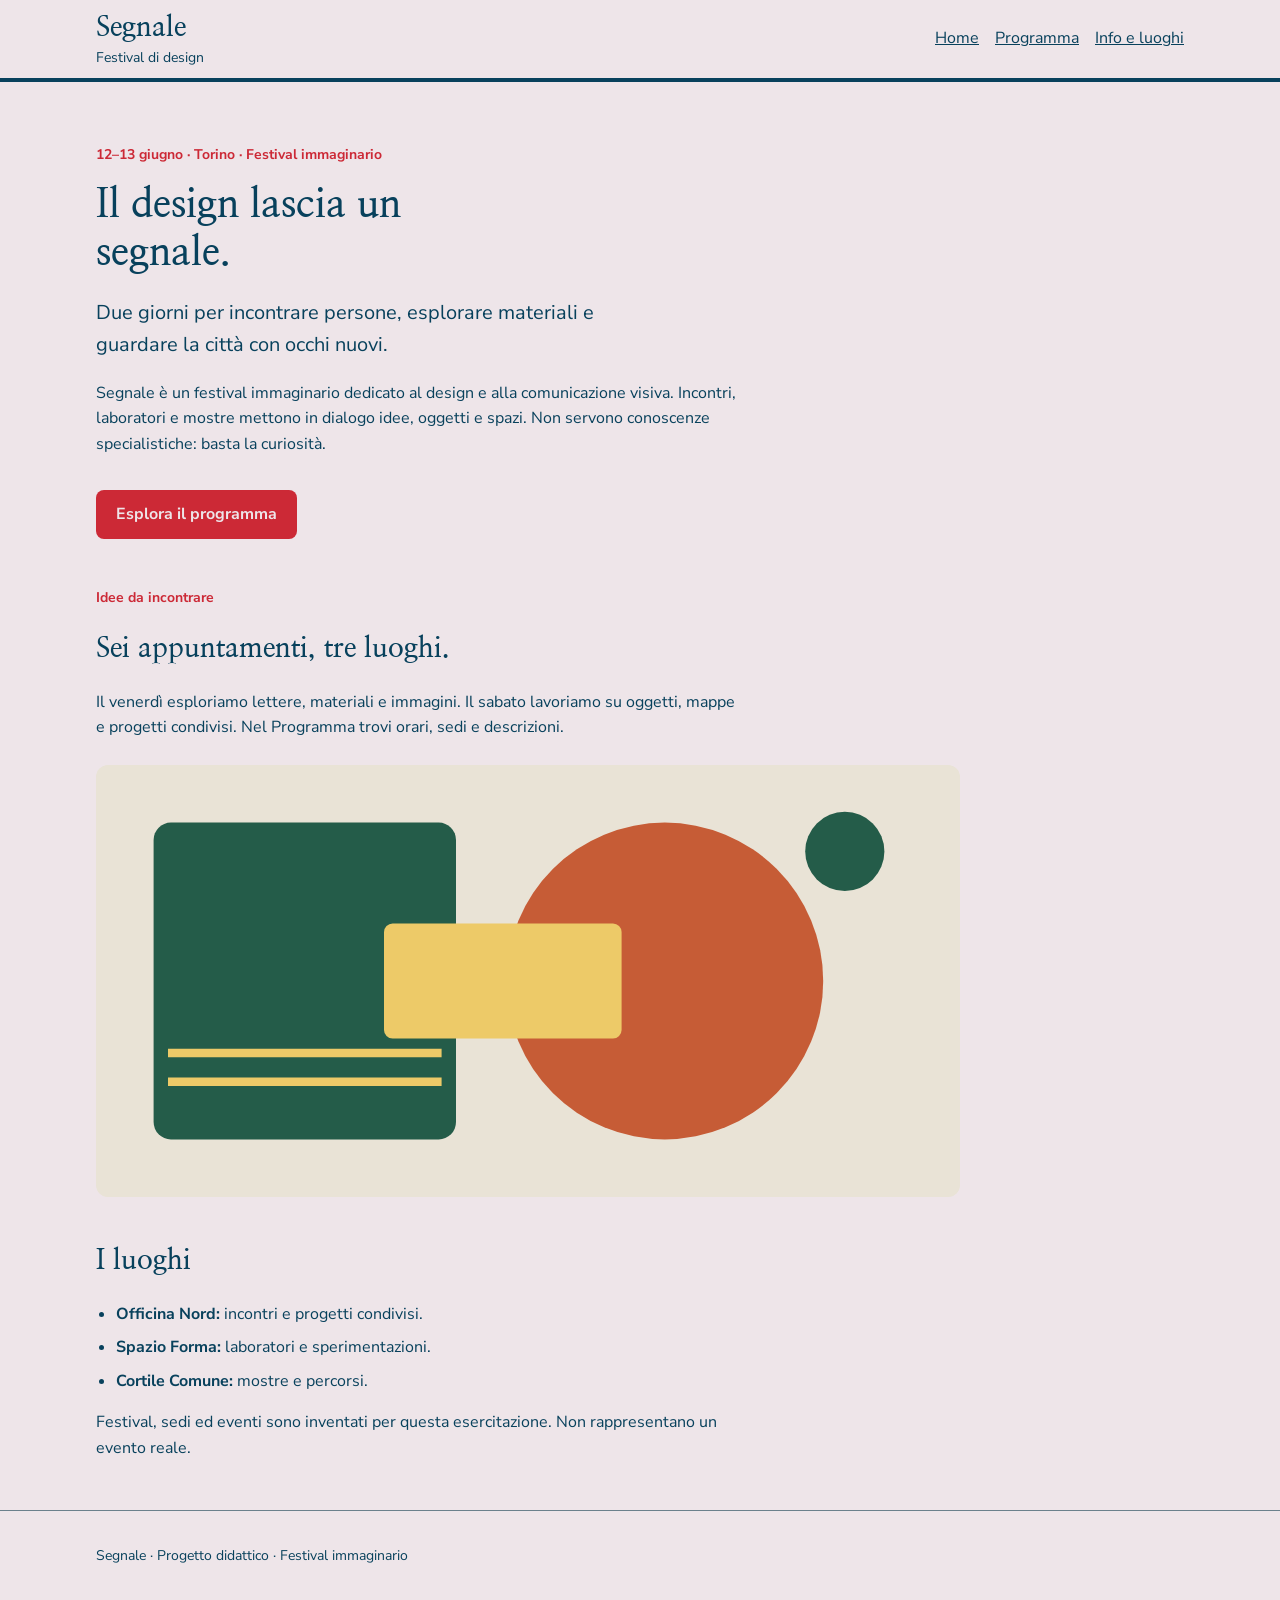
<file: index.html>
<!doctype html>
<html lang="it">
<head>
  <meta charset="utf-8">
  <meta name="viewport" content="width=device-width, initial-scale=1">
  <title>Segnale — Festival di design</title>
  <link rel="stylesheet" href="style.css">
  <link rel="preconnect" href="https://fonts.googleapis.com">
<link rel="preconnect" href="https://fonts.gstatic.com" crossorigin>
<link href="https://fonts.googleapis.com/css2?family=Nanum+Myeongjo:wght@400;700&family=Nunito+Sans:wght@400;700&display=swap" rel="stylesheet">

</head>
<body>
  <a class="skip-link" href="#contenuto">Vai al contenuto</a>
  <header class="site-header">
    <div class="container">
      <a class="brand" href="index.html">Segnale<span>Festival di design</span></a>
      <nav>
        <a href="index.html">Home</a>
        <a href="programma.html">Programma</a>
        <a href="info.html">Info e luoghi</a>

      </nav>
    </div>
  </header>

  <main id="contenuto" class="container">
    <section class="intro">
      <p class="eyebrow">12–13 giugno · Torino · Festival immaginario</p>
      <h1 id="titolo-home">Il design lascia un segnale.</h1>
      <p class="lead">Due giorni per incontrare persone, esplorare materiali e guardare la città con occhi nuovi.</p>
      <p class="reading-text">Segnale è un festival immaginario dedicato al design e alla comunicazione visiva. Incontri, laboratori e mostre mettono in dialogo idee, oggetti e spazi. Non servono conoscenze specialistiche: basta la curiosità.</p>
      <a class="button-link" href="programma.html">Esplora il programma</a>
    </section>

    <section class="content-section">
      <p class="eyebrow">Idee da incontrare</p>
      <h2 id="titolo-festival">Sei appuntamenti, tre luoghi.</h2>
      <p class="reading-text">Il venerdì esploriamo lettere, materiali e immagini. Il sabato lavoriamo su oggetti, mappe e progetti condivisi. Nel Programma trovi orari, sedi e descrizioni.</p>
      <img class="festival-image" src="assets/festival.svg" alt="Composizione geometrica di cerchi e rettangoli nei colori del festival" width="1200" height="600">
    </section>

    <section class="content-section">
      <h2 id="titolo-luoghi">I luoghi</h2>
      <ul class="venues">
        <li><strong>Officina Nord:</strong> incontri e progetti condivisi.</li>
        <li><strong>Spazio Forma:</strong> laboratori e sperimentazioni.</li>
        <li><strong>Cortile Comune:</strong> mostre e percorsi.</li>
      </ul>
      <p class="reading-text">Festival, sedi ed eventi sono inventati per questa esercitazione. Non rappresentano un evento reale.</p>
    </section>
  </main>

  <footer class="site-footer"><div class="container"><p>Segnale · Progetto didattico · Festival immaginario</p></div></footer>
</body>
</html>
</file>
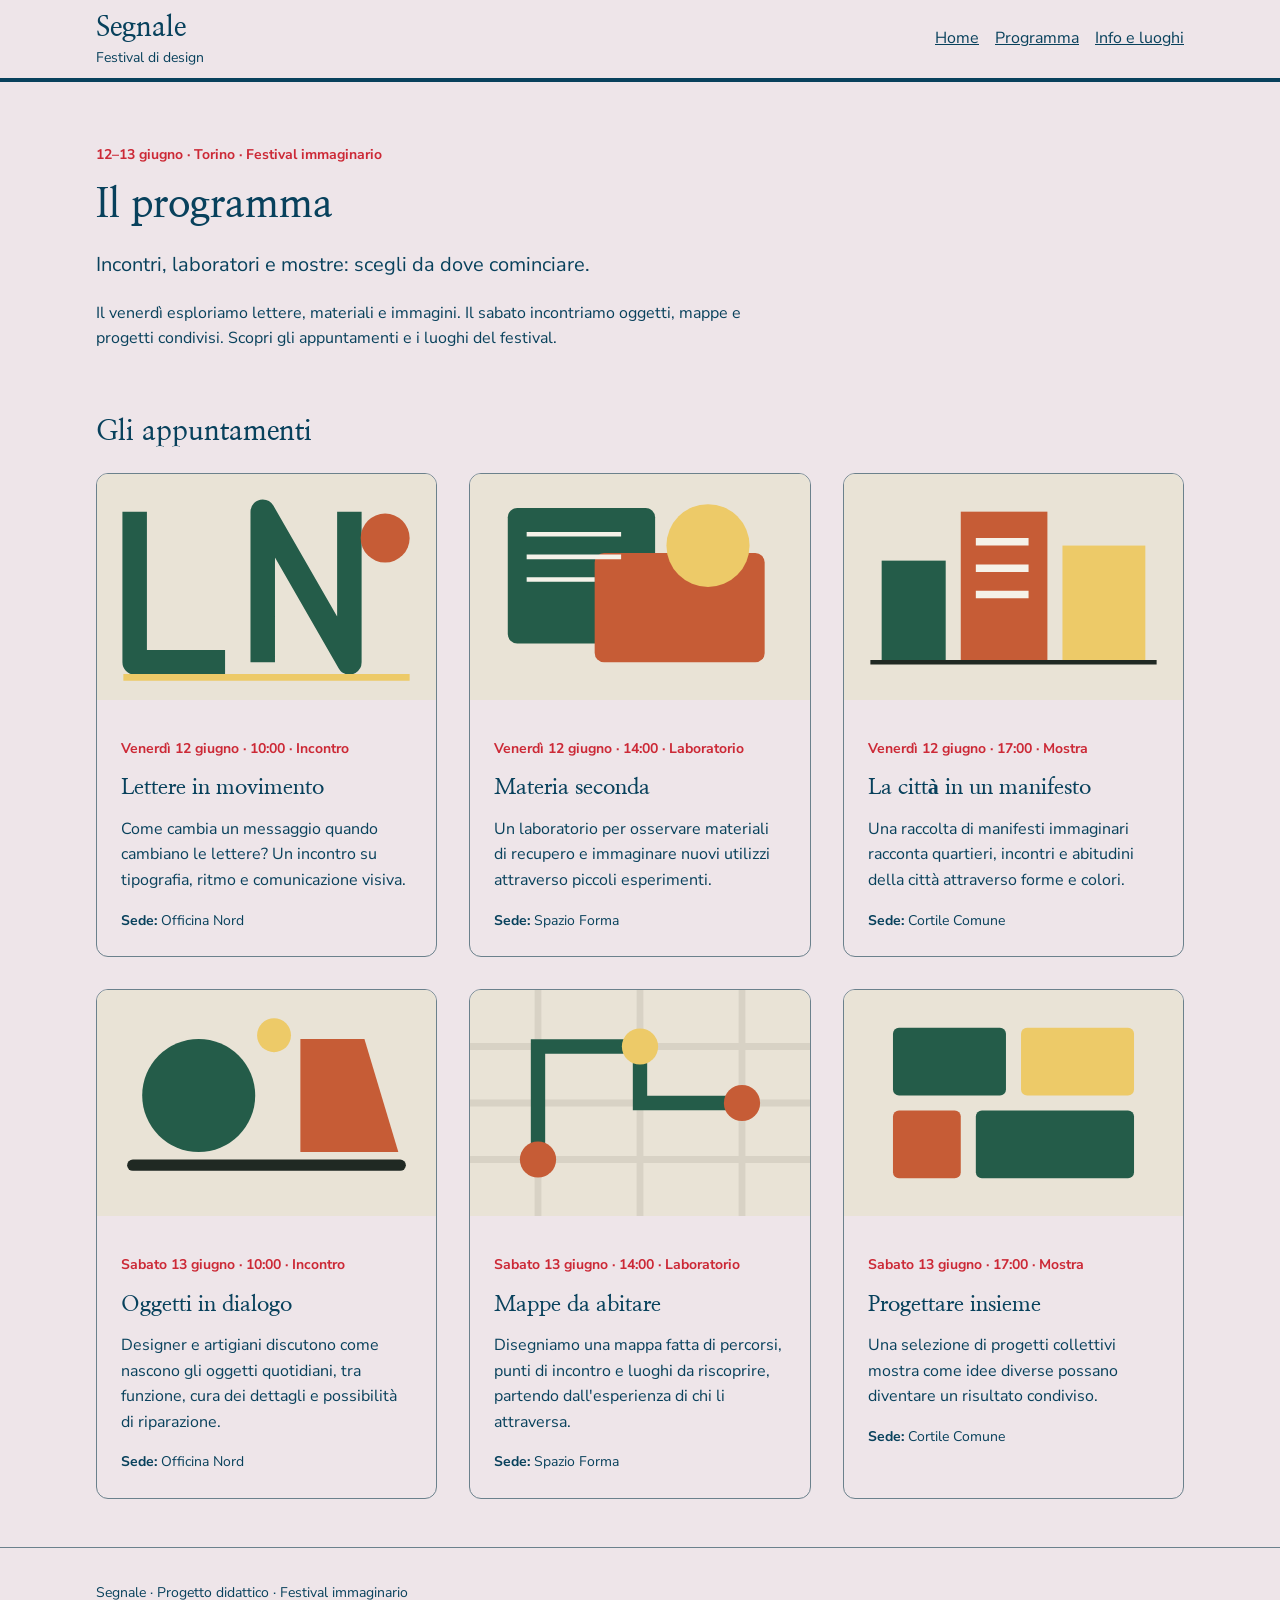
<file: programma.html>
<!doctype html>
<html lang="it">
<head>
  <meta charset="utf-8">
  <meta name="viewport" content="width=device-width, initial-scale=1">
  <title>Programma — Segnale</title>
  <link rel="stylesheet" href="style.css">
  <link rel="preconnect" href="https://fonts.googleapis.com">
<link rel="preconnect" href="https://fonts.gstatic.com" crossorigin>
<link href="https://fonts.googleapis.com/css2?family=Nanum+Myeongjo:wght@400;700&family=Nunito+Sans:wght@400;700&display=swap" rel="stylesheet">

</head>
<body>
  <a class="skip-link" href="#contenuto">Vai al contenuto</a>
  <header class="site-header">
    <div class="container">
      <a class="brand" href="index.html">Segnale<span>Festival di design</span></a>
      <nav>
        <a href="index.html">Home</a>
        <a href="programma.html">Programma</a>
        <a href="info.html">Info e luoghi</a>

      </nav>
    </div>
  </header>

  <main id="contenuto" class="container">
    <section class="intro">
      <p class="eyebrow">12–13 giugno · Torino · Festival immaginario</p>
      <h1 id="titolo-programma">Il programma</h1>
      <p class="lead">Incontri, laboratori e mostre: scegli da dove cominciare.</p>
      <p class="reading-text">Il venerdì esploriamo lettere, materiali e immagini. Il sabato incontriamo oggetti, mappe e progetti condivisi. Scopri gli appuntamenti e i luoghi del festival.</p>
    </section>

    <section class="content-section">
      <h2 id="titolo-eventi">Gli appuntamenti</h2>
      <div class="event-grid">
        <article class="event-card">
          <img src="assets/lettere-in-movimento.svg" alt="Lettere geometriche disposte su una griglia" width="900" height="600">
          <div class="event-body">
            <p class="event-meta">Venerdì 12 giugno · 10:00 · Incontro</p>
            <h3>Lettere in movimento</h3>
            <p>Come cambia un messaggio quando cambiano le lettere? Un incontro su tipografia, ritmo e comunicazione visiva.</p>
            <p class="event-place"><strong>Sede:</strong> Officina Nord</p>
          </div>
        </article>
        <article class="event-card">
          <img src="assets/materia-seconda.svg" alt="Forme sovrapposte che richiamano campioni di materiali" width="900" height="600">
          <div class="event-body">
            <p class="event-meta">Venerdì 12 giugno · 14:00 · Laboratorio</p>
            <h3>Materia seconda</h3>
            <p>Un laboratorio per osservare materiali di recupero e immaginare nuovi utilizzi attraverso piccoli esperimenti.</p>
            <p class="event-place"><strong>Sede:</strong> Spazio Forma</p>
          </div>
        </article>
        <article class="event-card">
          <img src="assets/citta-manifesto.svg" alt="Rettangoli colorati compongono una città astratta." width="900" height="600">
          <div class="event-body">
            <p class="event-meta">Venerdì 12 giugno · 17:00 · Mostra</p>
            <h3>La città in un manifesto</h3>
            <p>Una raccolta di manifesti immaginari racconta quartieri, incontri e abitudini della città attraverso forme e colori.</p>
            <p class="event-place"><strong>Sede:</strong> Cortile Comune</p>
          </div>
        </article>
        <article class="event-card">
          <img src="assets/oggetti-dialogo.svg" alt="Due forme geometriche si fronteggiano sopra una linea comune." width="900" height="600">
          <div class="event-body">
            <p class="event-meta">Sabato 13 giugno · 10:00 · Incontro</p>
            <h3>Oggetti in dialogo</h3>
            <p>Designer e artigiani discutono come nascono gli oggetti quotidiani, tra funzione, cura dei dettagli e possibilità di riparazione.</p>
            <p class="event-place"><strong>Sede:</strong> Officina Nord</p>
          </div>
        </article>
        <article class="event-card">
          <img src="assets/mappe-abitare.svg" alt="Un percorso collega tre punti su una mappa geometrica." width="900" height="600">
          <div class="event-body">
            <p class="event-meta">Sabato 13 giugno · 14:00 · Laboratorio</p>
            <h3>Mappe da abitare</h3>
            <p>Disegniamo una mappa fatta di percorsi, punti di incontro e luoghi da riscoprire, partendo dall'esperienza di chi li attraversa.</p>
            <p class="event-place"><strong>Sede:</strong> Spazio Forma</p>
          </div>
        </article>
        <article class="event-card">
          <img src="assets/progettare-insieme.svg" alt="Moduli di colori diversi si incastrano in una composizione comune." width="900" height="600">
          <div class="event-body">
            <p class="event-meta">Sabato 13 giugno · 17:00 · Mostra</p>
            <h3>Progettare insieme</h3>
            <p>Una selezione di progetti collettivi mostra come idee diverse possano diventare un risultato condiviso.</p>
            <p class="event-place"><strong>Sede:</strong> Cortile Comune</p>
          </div>
        </article>
      </div>
    </section>
  </main>

  <footer class="site-footer"><div class="container"><p>Segnale · Progetto didattico · Festival immaginario</p></div></footer>
</body>
</html>
</file>
<file: style.css>
/* Colori della palette e font del festival */
:root {
  --colore-primario: #08415C;
  --colore-primario-scuro: #08415C;
  --colore-accento: #CC2936;
  --colore-secondario: #6B818C;
  --colore-caldo: #F1BF98;
  --colore-sfondo: #EEE5E9;
  --colore-testo: #08415C;

  --font-testo: "Nunito Sans", sans-serif;
  --font-titoli: "Nanum Myeongjo", serif;
}

* {
  box-sizing: border-box;
}

html {
  scroll-behavior: smooth;
}

body {
  margin: 0;
  background: var(--colore-sfondo);
  color: var(--colore-testo);
  font-family: var(--font-testo);
  font-size: 1rem;
  line-height: 1.6;
}

a {
  color: var(--colore-primario);
}

a:hover {
  text-decoration: underline;
}

a:focus,
a:focus-visible,
button:focus-visible {
  outline: 3px solid var(--colore-accento);
  outline-offset: 3px;
}

.container {
  width: 92%;
  max-width: 68rem;
  margin: 0 auto;
}

/* Intestazione sticky */
.site-header {
  position: sticky;
  top: 0;
  z-index: 10;
  padding: 0.75rem 0;
  border-bottom: 4px solid var(--colore-primario);
  background: var(--colore-sfondo);
}

.site-header .container {
  display: flex;
  flex-direction: column;
  gap: 0.5rem;
}

.brand {
  display: inline-block;
  color: var(--colore-primario);
  font-family: var(--font-titoli);
  font-size: 1.75rem;
  font-weight: 700;
  line-height: 1.2;
  text-decoration: none;
}

.brand span {
  display: block;
  margin-top: 0.25rem;
  font-family: var(--font-testo);
  font-size: 0.875rem;
  font-weight: 400;
}

.site-header nav {
  display: flex;
  flex-direction: column;
  gap: 0.25rem;
}

.site-header nav a {
  display: inline-block;
  width: fit-content;
  padding: 0.25rem 0;
}

/* Titoli */
h1,
h2,
h3 {
  color: var(--colore-primario);
  font-family: var(--font-titoli);
  font-weight: 700;
  line-height: 1.2;
}

h1 {
  max-width: 18ch;
  margin: 0.75rem 0 1.25rem;
  font-size: 2.5rem;
}

h2 {
  font-size: 1.75rem;
}

h3 {
  margin: 0.5rem 0 0.75rem;
  font-size: 1.375rem;
}

.intro {
  padding: 3rem 0 1rem;
}

.eyebrow,
.event-meta {
  color: var(--colore-accento);
  font-size: 0.875rem;
  font-weight: 700;
}

.lead {
  max-width: 48ch;
  font-size: 1.25rem;
}

.reading-text {
  max-width: 65ch;
}

/* Pulsante principale */
.button-link {
  display: inline-block;
  margin-top: 1rem;
  padding: 0.75rem 1.25rem;
  border-radius: 0.5rem;
  background: var(--colore-accento);
  color: var(--colore-sfondo);
  font-weight: 700;
  text-decoration: none;
}

.button-link:hover {
  background: var(--colore-primario);
  color: var(--colore-sfondo);
}

/* Sezioni e immagini */
.content-section {
  margin: 2rem 0 3rem;
}

.festival-image {
  display: block;
  width: 100%;
  max-width: 54rem;
  height: auto;
  margin-top: 1.5rem;
  border-radius: 0.75rem;
}

.venues {
  padding-left: 1.25rem;
}

.venues li {
  margin-bottom: 0.5rem;
}

/* Programma */
.event-grid {
  display: grid;
  grid-template-columns: 1fr;
  gap: 2rem;
}

.event-card {
  overflow: hidden;
  border: 1px solid var(--colore-secondario);
  border-radius: 0.75rem;
  background: var(--colore-sfondo);
}

.event-card img {
  display: block;
  width: 100%;
  height: auto;
}

.event-body {
  padding: 1.5rem;
}

.event-place {
  margin-bottom: 0;
  color: var(--colore-primario);
  font-size: 0.875rem;
}

/* Piè di pagina */
.site-footer {
  padding: 1.25rem 0;
  border-top: 1px solid var(--colore-secondario);
  color: var(--colore-primario);
  font-size: 0.875rem;
}

/* Collegamento per saltare al contenuto */
.skip-link {
  position: absolute;
  top: -6rem;
  left: 1rem;
  z-index: 20;
  padding: 0.75rem 1rem;
  background: var(--colore-caldo);
  color: var(--colore-primario);
}

.skip-link:focus {
  top: 1rem;
}

/* Galleria */
.venue-swiper {
  position: relative;
  overflow: hidden;
}

.venue-slide {
  box-sizing: border-box;
  margin: 0;
  padding: 1.5rem;
  overflow: hidden;
  border-radius: 0.75rem;
  background: var(--colore-caldo);
}

.venue-slide img {
  display: block;
  width: 100%;
  max-height: 65vh;
  height: auto;
  border-radius: 0.75rem;
  object-fit: cover;
}

.venue-slide figcaption {
  padding-top: 1rem;
}

.venue-slide h3 {
  margin: 0 0 0.5rem;
}

/* Comandi della galleria */
.gallery-controls {
  position: absolute;
  inset: 0;
  z-index: 2;
  margin: 0;
  pointer-events: none;
}

.gallery-controls .swiper-button-prev,
.gallery-controls .swiper-button-next {
  position: absolute;
  top: 50%;
  width: 2.75rem;
  height: 2.75rem;
  margin: 0;
  transform: translateY(-50%);
  border: 0;
  border-radius: 50%;
  background: var(--colore-sfondo);
  color: var(--colore-primario);
  pointer-events: auto;
}

.gallery-controls .swiper-button-prev {
  left: 0.5rem;
}

.gallery-controls .swiper-button-next {
  right: 0.5rem;
}

.gallery-controls .swiper-button-prev::after,
.gallery-controls .swiper-button-next::after {
  font-size: 1.2rem;
  font-weight: 700;
}

.gallery-controls .swiper-button-prev:hover,
.gallery-controls .swiper-button-next:hover {
  background: var(--colore-accento);
  color: var(--colore-sfondo);
}

.gallery-controls .swiper-pagination {
  position: absolute;
  top: calc(100% + 0.75rem);
  left: 50%;
  width: auto;
  transform: translateX(-50%);
  color: var(--colore-primario);
  pointer-events: none;
}

/* Mappa */
.map-frame {
  width: 100%;
  overflow: hidden;
}

.map-frame iframe {
  display: block;
  width: 100%;
  height: 28rem;
  border: 0;
}

.venue-addresses {
  display: grid;
  gap: 1rem;
  padding-left: 1.25rem;
}

.venue-addresses li {
  line-height: 1.6;
}

/* Da 600 px: menu in riga e programma a due colonne */
@media (min-width: 600px) {
  .site-header .container {
    flex-direction: row;
    align-items: center;
    justify-content: space-between;
  }

  .site-header nav {
    flex-direction: row;
    align-items: center;
    gap: 1rem;
  }

  .site-header nav a {
    width: auto;
  }

  .event-grid {
    grid-template-columns: repeat(2, 1fr);
  }
}

/* Da 1024 px: programma a tre colonne */
@media (min-width: 1024px) {
  .event-grid {
    grid-template-columns: repeat(3, 1fr);
  }
}

/* Spazi più compatti sui telefoni */
@media (max-width: 599px) {
  .site-header {
    padding: 0.5rem 0;
  }

  .site-header nav {
    gap: 0;
  }

  .map-frame iframe {
    height: 22rem;
  }

  .venue-slide {
    padding: 1rem;
  }
}
</file>
